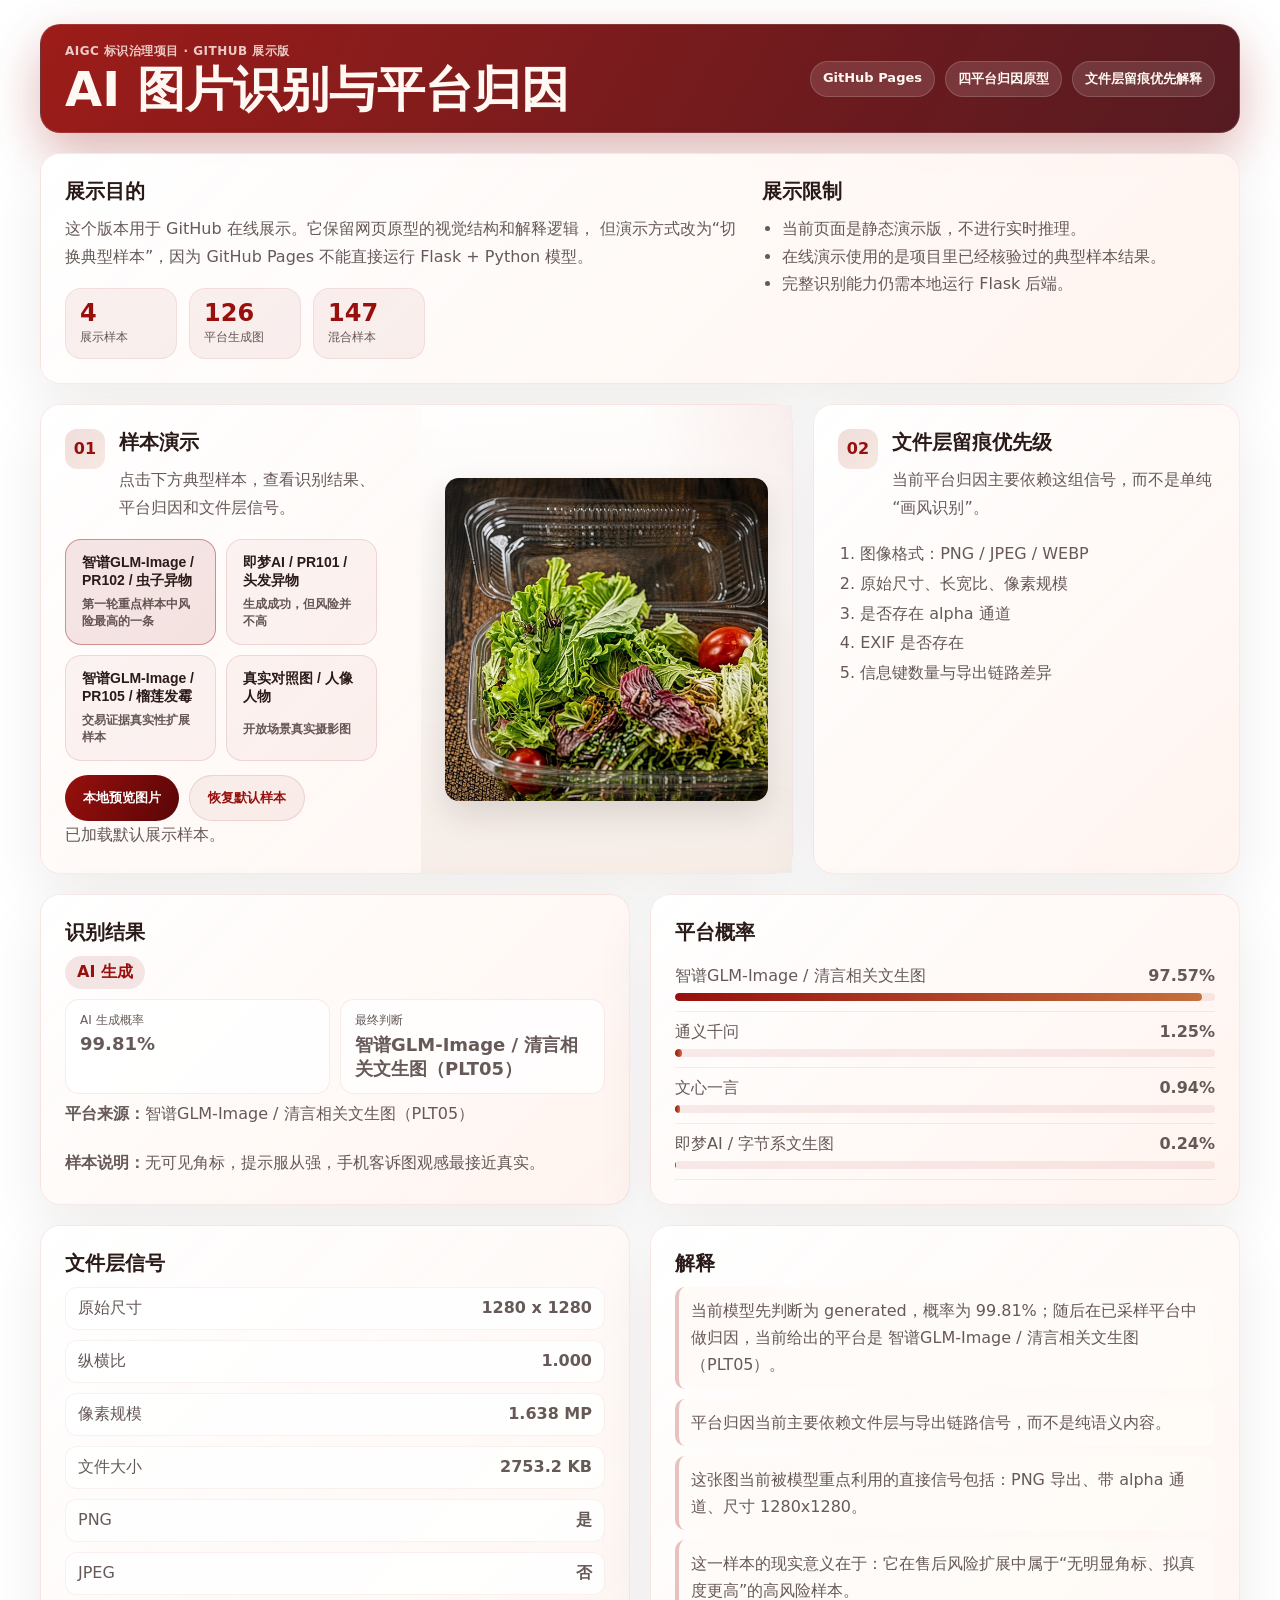
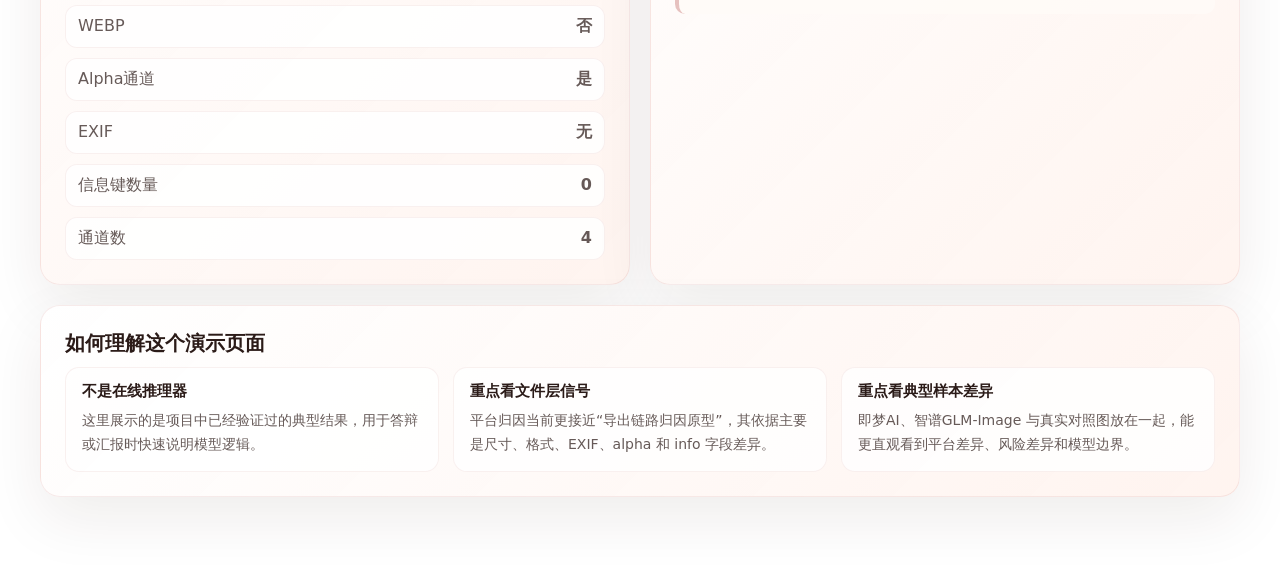
<file: AIGC-/index.html>
<!DOCTYPE html>
<html lang="zh-CN">
<head>
  <meta charset="UTF-8">
  <meta name="viewport" content="width=device-width, initial-scale=1.0">
  <title>AI图片识别与平台归因展示版</title>
  <link rel="stylesheet" href="./assets/demo.css">
</head>
<body>
  <main class="page">
    <header class="top-bar glass">
      <div class="brand">
        <p class="eyebrow">AIGC 标识治理项目 · GitHub 展示版</p>
        <h1>AI 图片识别与平台归因</h1>
      </div>
      <div class="top-meta">
        <div class="meta-pill">GitHub Pages</div>
        <div class="meta-pill">四平台归因原型</div>
        <div class="meta-pill">文件层留痕优先解释</div>
      </div>
    </header>

    <section class="hero glass">
      <div class="hero-copy">
        <h2>展示目的</h2>
        <p class="lead">
          这个版本用于 GitHub 在线展示。它保留网页原型的视觉结构和解释逻辑，
          但演示方式改为“切换典型样本”，因为 GitHub Pages 不能直接运行 Flask + Python 模型。
        </p>
        <div class="hero-stats">
          <div class="stat-card"><span class="stat-k">4</span><span class="stat-v">展示样本</span></div>
          <div class="stat-card"><span class="stat-k">126</span><span class="stat-v">平台生成图</span></div>
          <div class="stat-card"><span class="stat-k">147</span><span class="stat-v">混合样本</span></div>
        </div>
      </div>
      <div class="notice">
        <h2>展示限制</h2>
        <ul>
          <li>当前页面是静态演示版，不进行实时推理。</li>
          <li>在线演示使用的是项目里已经核验过的典型样本结果。</li>
          <li>完整识别能力仍需本地运行 Flask 后端。</li>
        </ul>
      </div>
    </section>

    <section class="workspace">
      <section class="glass upload-panel">
        <div class="upload-box">
          <div class="section-head">
            <span class="section-tag">01</span>
            <div>
              <h2>样本演示</h2>
              <p>点击下方典型样本，查看识别结果、平台归因和文件层信号。</p>
            </div>
          </div>
          <div id="sampleSelector" class="sample-selector"></div>
          <div class="upload-actions">
            <button id="localPreviewBtn" type="button">本地预览图片</button>
            <button id="resetSampleBtn" type="button" class="secondary-btn">恢复默认样本</button>
          </div>
          <input id="fileInput" type="file" accept="image/png,image/jpeg,image/webp" hidden>
          <p id="statusText" class="status">已加载默认展示样本。</p>
        </div>
        <div class="preview-box">
          <img id="previewImage" alt="预览图">
        </div>
      </section>

      <aside class="glass cue-panel">
        <div class="section-head">
          <span class="section-tag">02</span>
          <div>
            <h2>文件层留痕优先级</h2>
            <p>当前平台归因主要依赖这组信号，而不是单纯“画风识别”。</p>
          </div>
        </div>
        <ol class="cue-list">
          <li>图像格式：PNG / JPEG / WEBP</li>
          <li>原始尺寸、长宽比、像素规模</li>
          <li>是否存在 alpha 通道</li>
          <li>EXIF 是否存在</li>
          <li>信息键数量与导出链路差异</li>
        </ol>
      </aside>
    </section>

    <section class="results-grid">
      <article class="panel">
        <h2>识别结果</h2>
        <div id="resultSummary" class="empty">加载中...</div>
      </article>
      <article class="panel">
        <h2>平台概率</h2>
        <div id="platformProbabilities" class="empty">加载中...</div>
      </article>
      <article class="panel">
        <h2>文件层信号</h2>
        <div id="signalSnapshot" class="empty">加载中...</div>
      </article>
      <article class="panel">
        <h2>解释</h2>
        <div id="rationaleBox" class="empty">加载中...</div>
      </article>
    </section>

    <section class="panel info-panel">
      <h2>如何理解这个演示页面</h2>
      <div class="info-grid">
        <div class="info-card">
          <h3>不是在线推理器</h3>
          <p>这里展示的是项目中已经验证过的典型结果，用于答辩或汇报时快速说明模型逻辑。</p>
        </div>
        <div class="info-card">
          <h3>重点看文件层信号</h3>
          <p>平台归因当前更接近“导出链路归因原型”，其依据主要是尺寸、格式、EXIF、alpha 和 info 字段差异。</p>
        </div>
        <div class="info-card">
          <h3>重点看典型样本差异</h3>
          <p>即梦AI、智谱GLM-Image 与真实对照图放在一起，能更直观看到平台差异、风险差异和模型边界。</p>
        </div>
      </div>
    </section>
  </main>
  <script src="./assets/demo.js"></script>
</body>
</html>
</file>
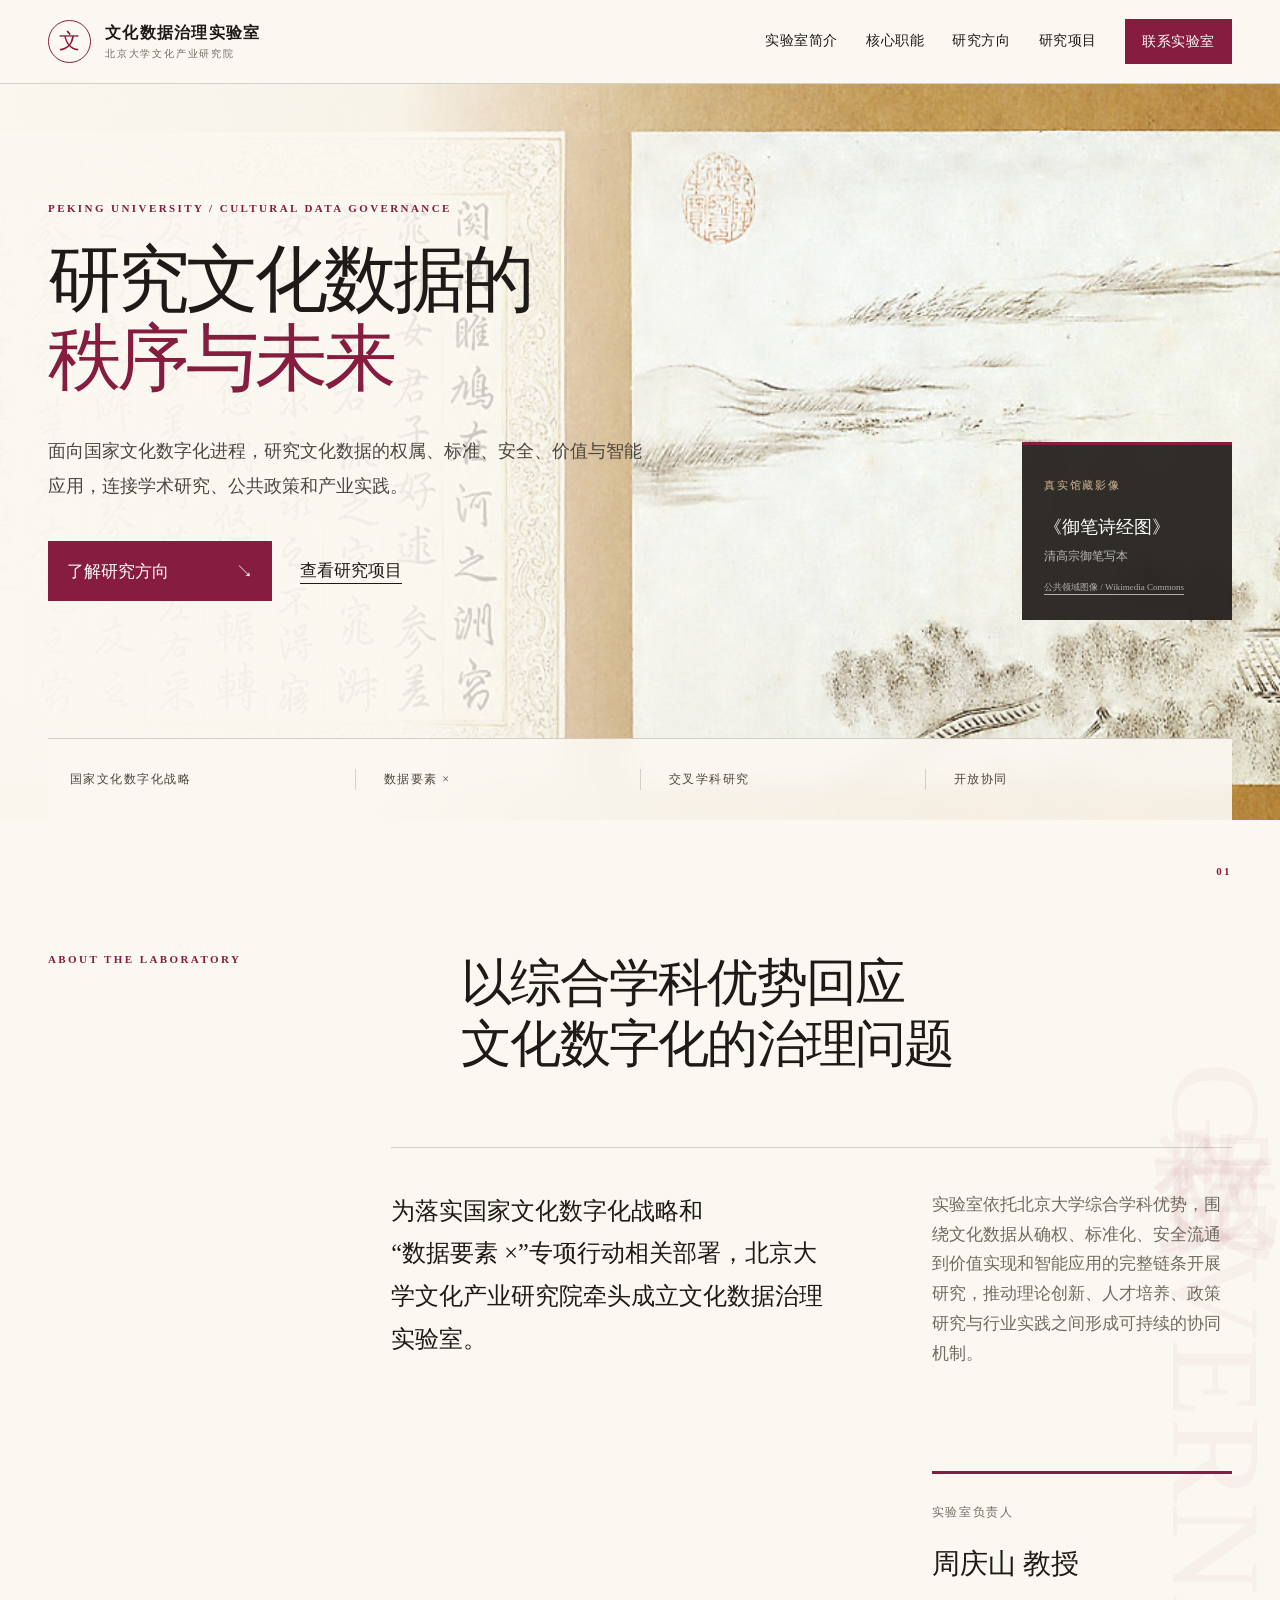
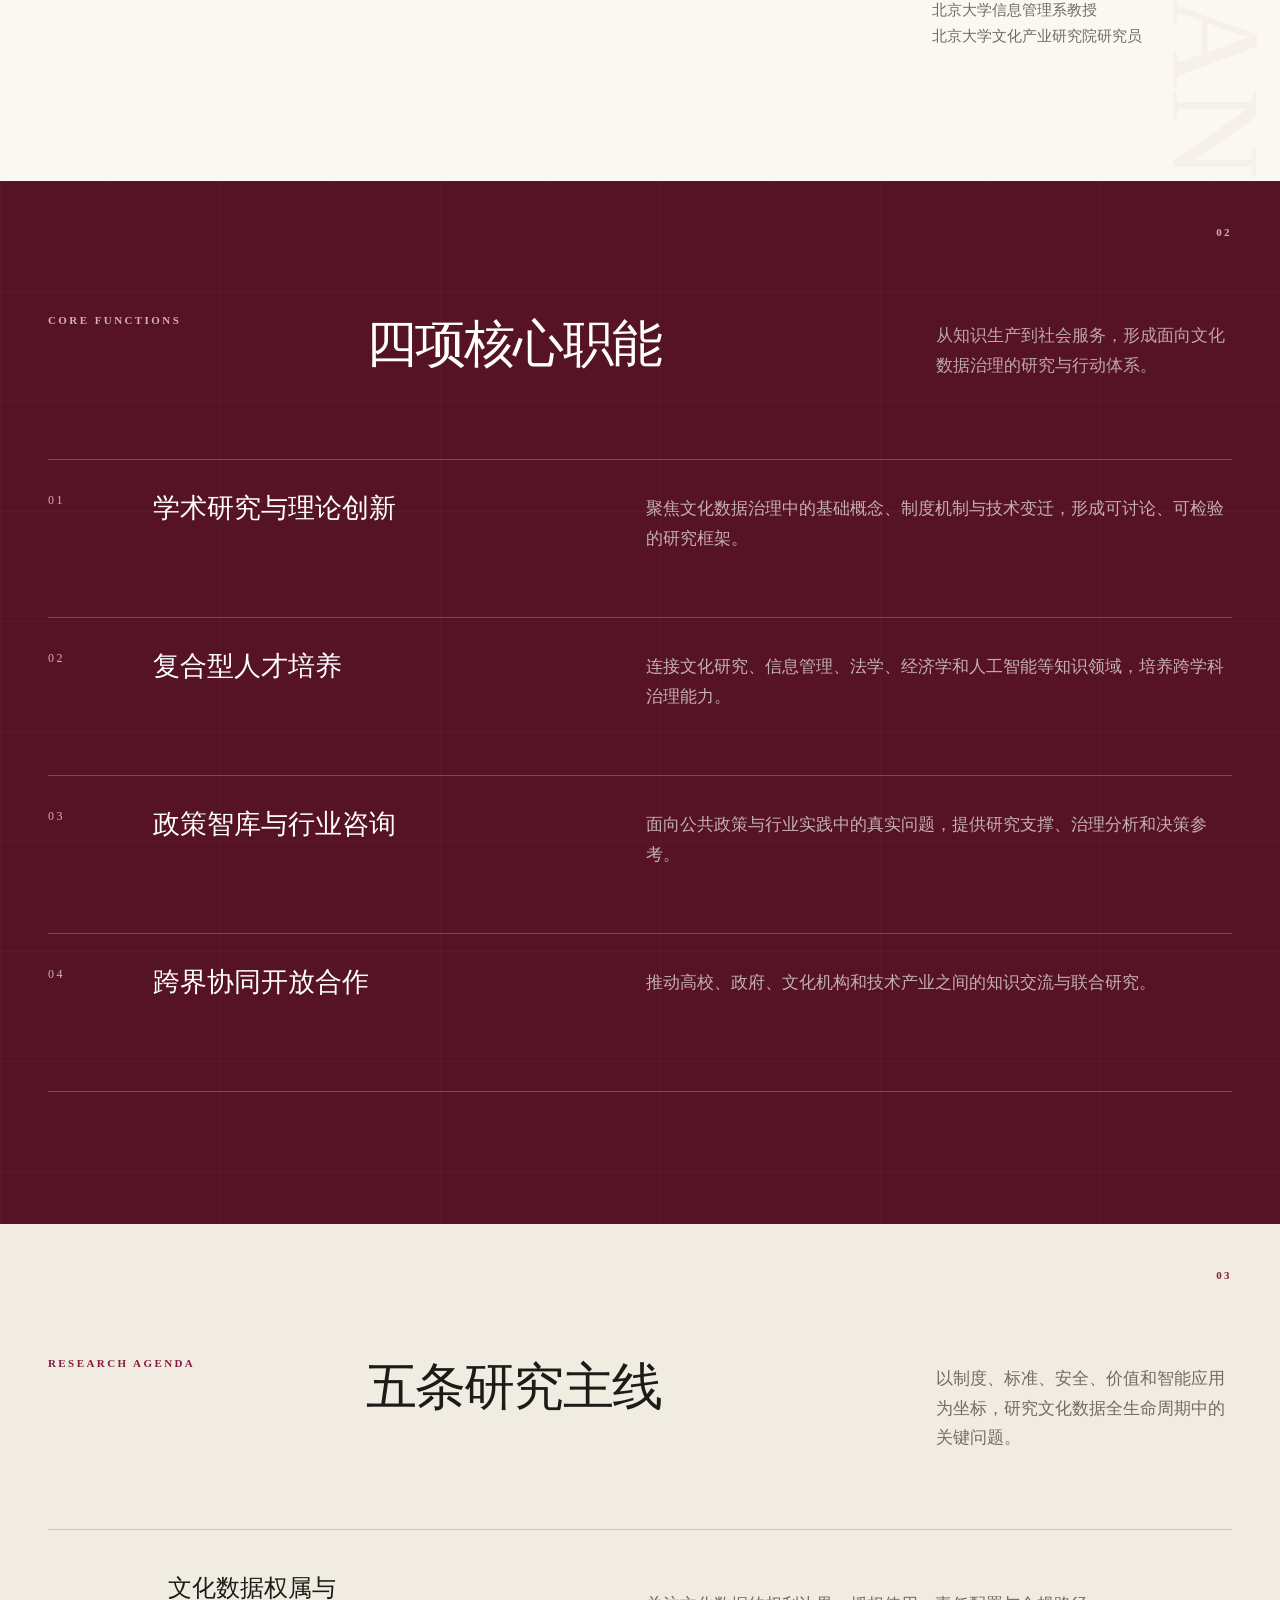
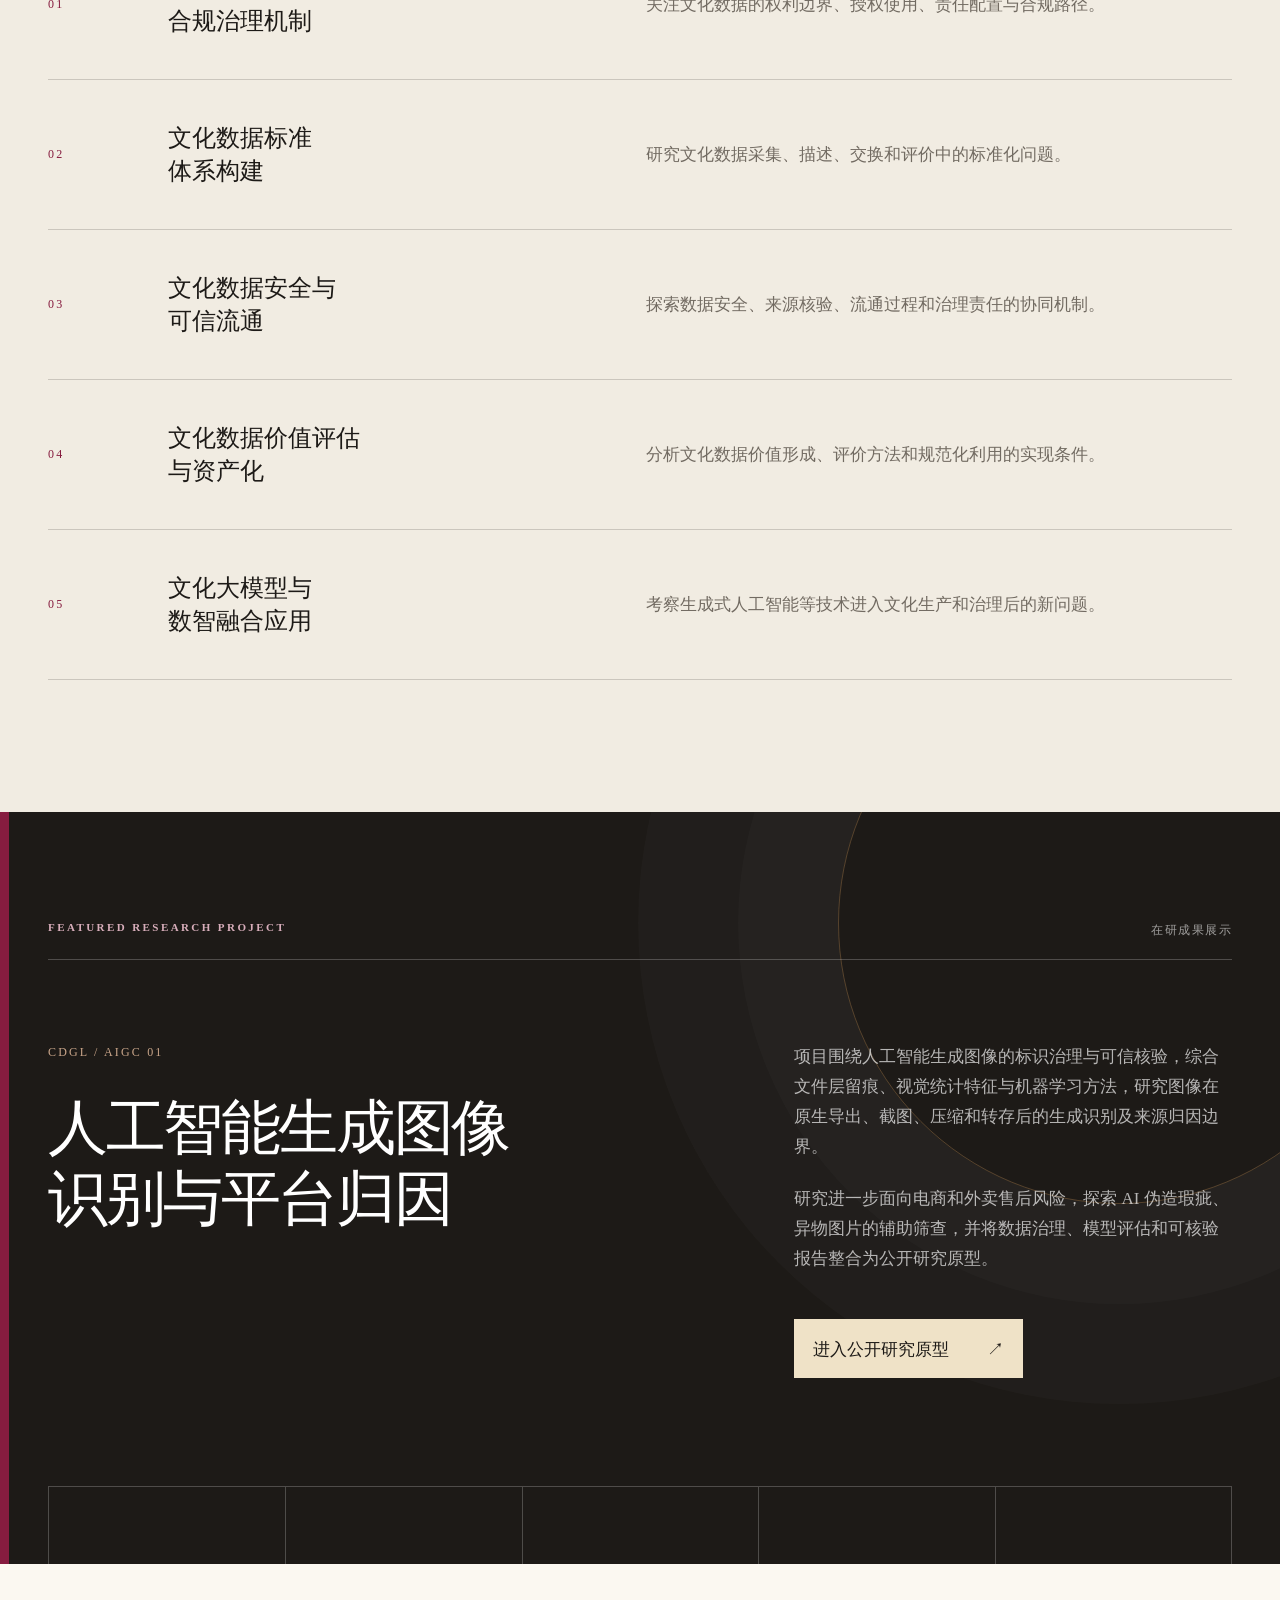
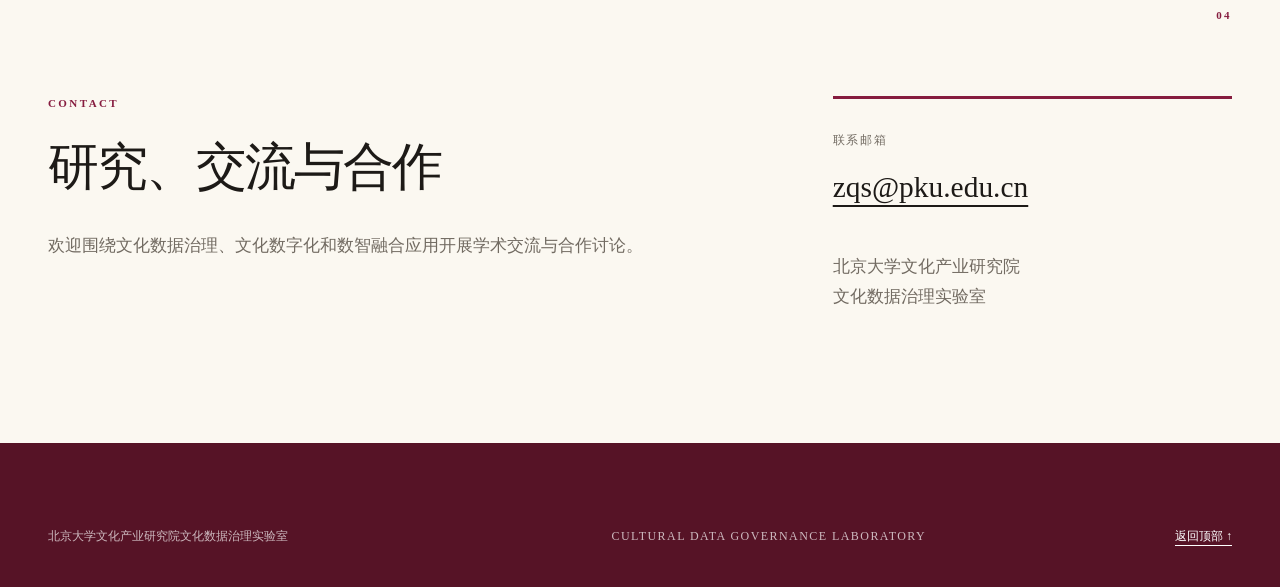
<file: lab_site/index.html>
<!doctype html>
<html lang="zh-CN">
<head>
  <meta charset="utf-8">
  <meta name="viewport" content="width=device-width, initial-scale=1">
  <meta name="theme-color" content="#8a1538">
  <meta name="description" content="北京大学文化产业研究院文化数据治理实验室，开展文化数据治理理论研究、人才培养、政策咨询与跨界合作。">
  <title>文化数据治理实验室｜北京大学文化产业研究院</title>
  <script>document.documentElement.classList.add('js');</script>
  <link rel="stylesheet" href="styles.css?v=20261017-7">
  <script src="script.js?v=20261017-7" defer></script>
</head>
<body>
  <a class="skip-link" href="#main">跳至主要内容</a>

  <header class="site-header" data-header>
    <a class="brand" href="#top" aria-label="文化数据治理实验室首页">
      <span class="brand-seal" aria-hidden="true">文</span>
      <span class="brand-copy">
        <strong>文化数据治理实验室</strong>
        <small>北京大学文化产业研究院</small>
      </span>
    </a>
    <button class="menu-button" type="button" aria-expanded="false" aria-controls="site-nav" data-menu-button>
      <span></span><span></span><span></span>
      <span class="sr-only">打开导航</span>
    </button>
    <nav class="site-nav" id="site-nav" aria-label="主要导航" data-nav>
      <a href="#about">实验室简介</a>
      <a href="#functions">核心职能</a>
      <a href="#research">研究方向</a>
      <a href="#projects">研究项目</a>
      <a class="nav-contact" href="#contact">联系实验室</a>
    </nav>
  </header>

  <main id="main">
    <section class="hero" id="top" aria-labelledby="hero-title">
      <div class="hero-media">
        <img src="assets/shi-jing-public-domain.jpg" alt="清代《御笔诗经图》馆藏数字图像">
      </div>
      <div class="hero-grid">
        <div class="hero-copy reveal">
          <p class="section-kicker">Peking University / Cultural Data Governance</p>
          <h1 id="hero-title">研究文化数据的<br><em>秩序与未来</em></h1>
          <p class="hero-lead">面向国家文化数字化进程，研究文化数据的权属、标准、安全、价值与智能应用，连接学术研究、公共政策和产业实践。</p>
          <div class="hero-actions">
            <a class="primary-link" href="#research">了解研究方向 <span aria-hidden="true">↘</span></a>
            <a class="text-link" href="#projects">查看研究项目</a>
          </div>
        </div>
        <div class="hero-note reveal">
          <span>真实馆藏影像</span>
          <p>《御笔诗经图》<small>清高宗御笔写本</small></p>
          <a href="https://commons.wikimedia.org/wiki/File:Shi_Jing.jpg" target="_blank" rel="noopener noreferrer">公共领域图像 / Wikimedia Commons</a>
        </div>
      </div>
      <div class="hero-foot">
        <span>国家文化数字化战略</span><span>数据要素 ×</span><span>交叉学科研究</span><span>开放协同</span>
      </div>
    </section>

    <section class="about section" id="about" aria-labelledby="about-title">
      <div class="section-index" aria-hidden="true">01</div>
      <div class="section-heading reveal">
        <p class="section-kicker">About the Laboratory</p>
        <h2 id="about-title">以综合学科优势回应<br>文化数字化的治理问题</h2>
      </div>
      <div class="about-content reveal">
        <p class="about-lead">为落实国家文化数字化战略和<span class="nowrap">“数据要素 ×”</span>专项行动相关部署，北京大学文化产业研究院牵头成立文化数据治理实验室。</p>
        <p>实验室依托北京大学综合学科优势，围绕文化数据从确权、标准化、安全流通到价值实现和智能应用的完整链条开展研究，推动理论创新、人才培养、政策研究与行业实践之间形成可持续的协同机制。</p>
        <div class="director-line">
          <span>实验室负责人</span>
          <strong>周庆山 教授</strong>
          <p>北京大学信息管理系教授<br>北京大学文化产业研究院研究员</p>
        </div>
      </div>
    </section>

    <section class="functions section section-dark" id="functions" aria-labelledby="functions-title">
      <div class="section-index" aria-hidden="true">02</div>
      <div class="section-heading reveal">
        <p class="section-kicker">Core Functions</p>
        <h2 id="functions-title">四项核心职能</h2>
        <p>从知识生产到社会服务，形成面向文化数据治理的研究与行动体系。</p>
      </div>
      <ol class="function-list">
        <li class="reveal">
          <span class="item-no">01</span>
          <div><h3>学术研究与理论创新</h3><p>聚焦文化数据治理中的基础概念、制度机制与技术变迁，形成可讨论、可检验的研究框架。</p></div>
        </li>
        <li class="reveal">
          <span class="item-no">02</span>
          <div><h3>复合型人才培养</h3><p>连接文化研究、信息管理、法学、经济学和人工智能等知识领域，培养跨学科治理能力。</p></div>
        </li>
        <li class="reveal">
          <span class="item-no">03</span>
          <div><h3>政策智库与行业咨询</h3><p>面向公共政策与行业实践中的真实问题，提供研究支撑、治理分析和决策参考。</p></div>
        </li>
        <li class="reveal">
          <span class="item-no">04</span>
          <div><h3>跨界协同开放合作</h3><p>推动高校、政府、文化机构和技术产业之间的知识交流与联合研究。</p></div>
        </li>
      </ol>
    </section>

    <section class="research section" id="research" aria-labelledby="research-title">
      <div class="section-index" aria-hidden="true">03</div>
      <div class="section-heading reveal">
        <p class="section-kicker">Research Agenda</p>
        <h2 id="research-title">五条研究主线</h2>
        <p>以制度、标准、安全、价值和智能应用为坐标，研究文化数据全生命周期中的关键问题。</p>
      </div>
      <div class="research-list">
        <article class="research-item reveal">
          <span>01</span>
          <h3>文化数据权属与<br>合规治理机制</h3>
          <p>关注文化数据的权利边界、授权使用、责任配置与合规路径。</p>
        </article>
        <article class="research-item reveal">
          <span>02</span>
          <h3>文化数据标准<br>体系构建</h3>
          <p>研究文化数据采集、描述、交换和评价中的标准化问题。</p>
        </article>
        <article class="research-item reveal">
          <span>03</span>
          <h3>文化数据安全与<br>可信流通</h3>
          <p>探索数据安全、来源核验、流通过程和治理责任的协同机制。</p>
        </article>
        <article class="research-item reveal">
          <span>04</span>
          <h3>文化数据价值评估<br>与资产化</h3>
          <p>分析文化数据价值形成、评价方法和规范化利用的实现条件。</p>
        </article>
        <article class="research-item reveal">
          <span>05</span>
          <h3>文化大模型与<br>数智融合应用</h3>
          <p>考察生成式人工智能等技术进入文化生产和治理后的新问题。</p>
        </article>
      </div>
    </section>

    <section class="project-section" id="projects" aria-labelledby="project-title">
      <div class="project-meta reveal">
        <p class="section-kicker">Featured Research Project</p>
        <span>在研成果展示</span>
      </div>
      <div class="project-layout">
        <div class="project-title-wrap reveal">
          <p class="project-code">CDGL / AIGC 01</p>
          <h2 id="project-title">人工智能生成图像<br>识别与平台归因</h2>
        </div>
        <div class="project-copy reveal">
          <p>项目围绕人工智能生成图像的标识治理与可信核验，综合文件层留痕、视觉统计特征与机器学习方法，研究图像在原生导出、截图、压缩和转存后的生成识别及来源归因边界。</p>
          <p>研究进一步面向电商和外卖售后风险，探索 AI 伪造瑕疵、异物图片的辅助筛查，并将数据治理、模型评估和可核验报告整合为公开研究原型。</p>
          <a class="project-link" href="https://aigc-image-inference-demo.onrender.com" target="_blank" rel="noopener noreferrer">进入公开研究原型 <span aria-hidden="true">↗</span></a>
        </div>
      </div>
      <div class="project-axis" aria-hidden="true"><span></span><span></span><span></span><span></span><span></span></div>
    </section>

    <section class="contact section" id="contact" aria-labelledby="contact-title">
      <div class="section-index" aria-hidden="true">04</div>
      <div class="contact-intro reveal">
        <p class="section-kicker">Contact</p>
        <h2 id="contact-title">研究、交流与合作</h2>
        <p>欢迎围绕文化数据治理、文化数字化和数智融合应用开展学术交流与合作讨论。</p>
      </div>
      <div class="contact-details reveal">
        <span>联系邮箱</span>
        <a href="mailto:zqs@pku.edu.cn">zqs@pku.edu.cn</a>
        <p>北京大学文化产业研究院<br>文化数据治理实验室</p>
      </div>
    </section>
  </main>

  <footer class="site-footer">
    <p>北京大学文化产业研究院文化数据治理实验室</p>
    <p class="footer-en">Cultural Data Governance Laboratory</p>
    <a href="#top">返回顶部 ↑</a>
  </footer>
</body>
</html>
</file>
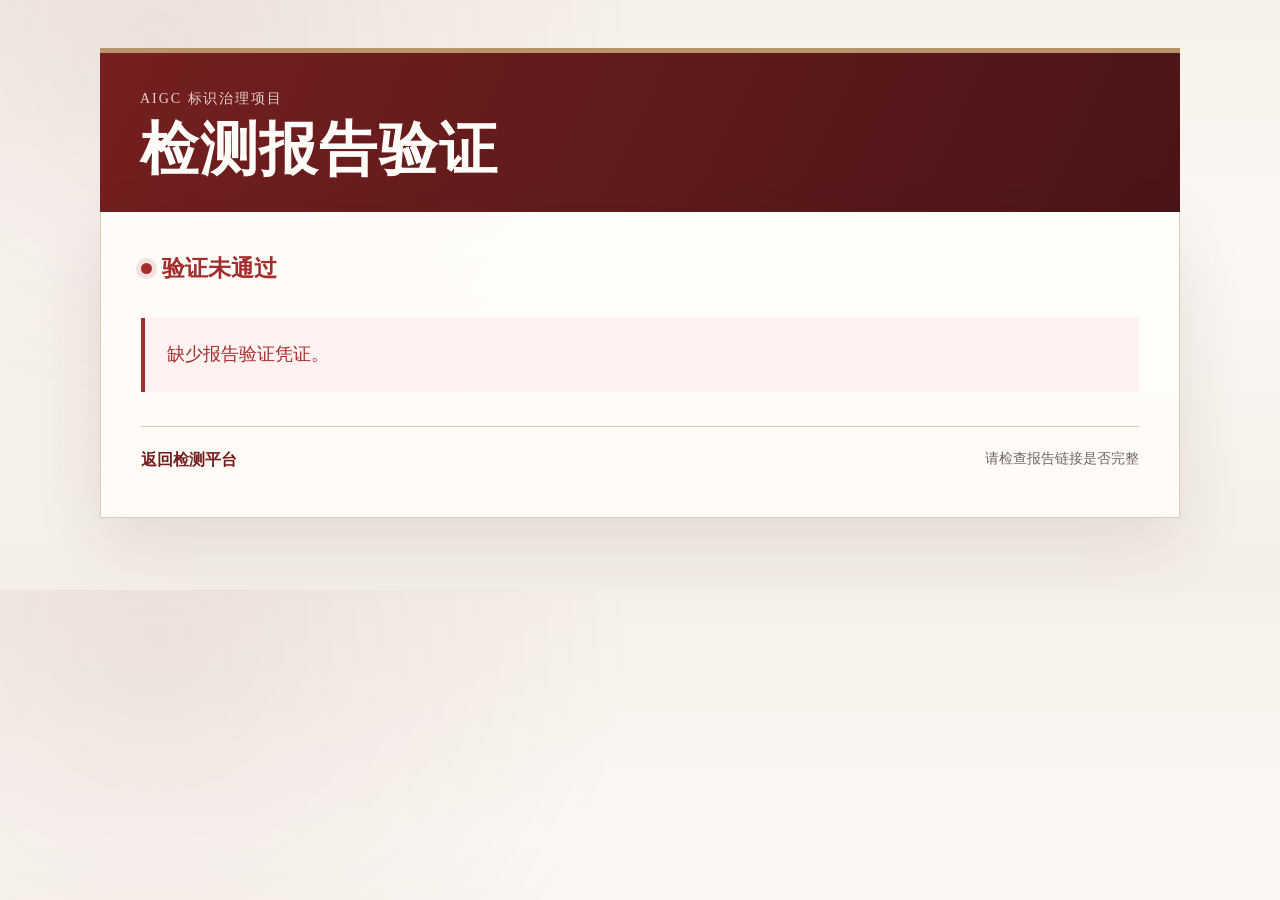
<file: webapp/templates/verify.html>
<!doctype html>
<html lang="zh-CN">
<head>
  <meta charset="utf-8">
  <meta name="viewport" content="width=device-width, initial-scale=1">
  <meta name="robots" content="noindex, nofollow">
  <title>检测报告验证</title>
  <style>
    :root {
      --wine: #751f20;
      --wine-deep: #4a1518;
      --ink: #241d1c;
      --muted: #716665;
      --paper: #fbf8f3;
      --line: #d8cbc1;
      --valid: #23633f;
      --invalid: #a32d2d;
    }

    * { box-sizing: border-box; }
    [hidden] { display: none !important; }

    body {
      margin: 0;
      color: var(--ink);
      background:
        radial-gradient(circle at 12% 8%, rgba(117, 31, 32, 0.08), transparent 30rem),
        linear-gradient(180deg, #f6f0ea 0%, var(--paper) 42%, #f4eee8 100%);
      font-family: "Times New Roman", "FangSong", "仿宋", serif;
      line-height: 1.65;
    }

    .page {
      width: min(1080px, calc(100% - 32px));
      margin: 0 auto;
      padding: 48px 0 72px;
    }

    .masthead {
      padding: 34px 40px 30px;
      color: #fffdf9;
      background: linear-gradient(115deg, var(--wine) 0%, var(--wine-deep) 100%);
      border-top: 5px solid #b99369;
    }

    .eyebrow {
      margin: 0 0 8px;
      font-size: 14px;
      letter-spacing: 0.14em;
      opacity: 0.8;
    }

    h1 {
      margin: 0;
      font-size: clamp(34px, 5vw, 58px);
      line-height: 1.1;
      font-weight: 700;
      letter-spacing: 0.03em;
    }

    .sheet {
      padding: 38px 40px 44px;
      background: rgba(255, 253, 249, 0.96);
      border: 1px solid var(--line);
      border-top: 0;
      box-shadow: 0 24px 64px rgba(69, 40, 34, 0.11);
    }

    .status-row {
      display: flex;
      align-items: flex-start;
      justify-content: space-between;
      gap: 24px;
      padding-bottom: 28px;
      border-bottom: 2px solid var(--wine);
    }

    .status {
      display: inline-flex;
      align-items: center;
      gap: 10px;
      color: var(--valid);
      font-size: 23px;
      font-weight: 700;
    }

    .status::before {
      content: "";
      width: 11px;
      height: 11px;
      background: currentColor;
      border-radius: 50%;
      box-shadow: 0 0 0 5px rgba(35, 99, 63, 0.12);
    }

    .status.invalid { color: var(--invalid); }

    .status.invalid::before { box-shadow: 0 0 0 5px rgba(163, 45, 45, 0.12); }

    .report-id {
      margin-top: 8px;
      color: var(--muted);
      font-size: 16px;
      overflow-wrap: anywhere;
    }

    .seal {
      min-width: 116px;
      padding: 9px 14px;
      color: var(--wine);
      border: 1px solid var(--wine);
      text-align: center;
      font-size: 13px;
      letter-spacing: 0.08em;
    }

    .section { padding-top: 30px; }

    h2 {
      margin: 0 0 16px;
      color: var(--wine);
      font-size: 21px;
      line-height: 1.3;
    }

    .facts {
      display: grid;
      grid-template-columns: repeat(2, minmax(0, 1fr));
      border-top: 1px solid var(--ink);
      border-bottom: 1px solid var(--ink);
    }

    .fact {
      display: grid;
      grid-template-columns: 132px minmax(0, 1fr);
      gap: 16px;
      padding: 12px 8px;
      border-bottom: 1px solid var(--line);
    }

    .fact:nth-last-child(-n + 2) { border-bottom: 0; }
    .fact dt { color: var(--muted); }
    .fact dd { margin: 0; font-weight: 600; overflow-wrap: anywhere; }

    .evidence {
      display: grid;
      grid-template-columns: repeat(3, minmax(0, 1fr));
      gap: 1px;
      background: var(--line);
      border: 1px solid var(--line);
    }

    .evidence article {
      min-height: 180px;
      padding: 22px;
      background: #fffdf9;
    }

    .evidence h3 {
      margin: 0 0 10px;
      font-size: 17px;
    }

    .evidence p { margin: 0; color: var(--muted); }
    .evidence .keys { margin-top: 14px; color: var(--ink); overflow-wrap: anywhere; }

    .hash {
      padding: 14px 16px;
      background: #f2ebe5;
      border-left: 3px solid var(--wine);
      font-size: 14px;
      overflow-wrap: anywhere;
    }

    .limitations {
      margin: 0;
      padding: 18px 22px 18px 42px;
      color: var(--muted);
      background: #f7f1eb;
    }

    .actions {
      display: flex;
      justify-content: space-between;
      gap: 18px;
      margin-top: 34px;
      padding-top: 20px;
      border-top: 1px solid var(--line);
    }

    .actions a { color: var(--wine); font-weight: 700; text-decoration: none; }
    .actions span { color: var(--muted); font-size: 14px; }

    .invalid-message {
      margin: 30px 0 4px;
      padding: 22px;
      color: var(--invalid);
      background: #fff2f0;
      border-left: 4px solid var(--invalid);
      font-size: 18px;
    }

    .loading {
      padding: 30px 0;
      color: var(--muted);
      font-size: 18px;
    }

    .model-table {
      width: 100%;
      border-collapse: collapse;
      border-top: 1px solid var(--ink);
      border-bottom: 1px solid var(--ink);
    }

    .model-table th,
    .model-table td {
      padding: 11px 8px;
      border-bottom: 1px solid var(--line);
      text-align: left;
      vertical-align: top;
    }

    .model-table tr:last-child th,
    .model-table tr:last-child td { border-bottom: 0; }
    .model-table th { width: 160px; color: var(--muted); font-weight: 400; }
    .model-table td { overflow-wrap: anywhere; }

    @media (max-width: 760px) {
      .page { width: min(100% - 18px, 1080px); padding: 9px 0 30px; }
      .masthead, .sheet { padding-left: 22px; padding-right: 22px; }
      .status-row { flex-direction: column; }
      .facts { grid-template-columns: 1fr; }
      .fact:nth-last-child(-n + 2) { border-bottom: 1px solid var(--line); }
      .fact:last-child { border-bottom: 0; }
      .evidence { grid-template-columns: 1fr; }
      .actions { flex-direction: column; }
    }
  </style>
</head>
<body>
  <main class="page">
    <header class="masthead">
      <p class="eyebrow">AIGC 标识治理项目</p>
      <h1>检测报告验证</h1>
    </header>

    <section class="sheet">
      <div id="loadingState" class="loading">正在核验报告签名与内容完整性</div>

      <div id="validState" hidden>
      <div class="status-row">
        <div>
          <div class="status">签名有效</div>
          <div id="reportId" class="report-id"></div>
        </div>
        <div class="seal">报告内容未变更<br><span id="algorithm"></span></div>
      </div>

      <section class="section">
        <h2>签发与判定</h2>
        <dl class="facts">
          <div class="fact"><dt>签发时间</dt><dd id="issuedAt"></dd></div>
          <div class="fact"><dt>签发方</dt><dd id="issuer"></dd></div>
          <div class="fact"><dt>文件名</dt><dd id="fileName"></dd></div>
          <div class="fact"><dt>文件格式</dt><dd id="fileFormat"></dd></div>
          <div class="fact"><dt>AI 判定</dt><dd id="decisionText"></dd></div>
          <div class="fact"><dt>生成概率</dt><dd id="generatedProbability"></dd></div>
          <div class="fact"><dt>来源线索</dt><dd id="platformText"></dd></div>
          <div class="fact"><dt>风险等级</dt><dd id="riskText"></dd></div>
        </dl>
      </section>

      <section class="section">
        <h2>标识与文件层证据</h2>
        <div class="evidence">
          <article>
            <h3>显式标识</h3>
            <p id="explicitLabelText"></p>
          </article>
          <article>
            <h3>隐式标识</h3>
            <p id="implicitLabelText"></p>
            <p id="implicitLabelKeys" class="keys"></p>
          </article>
          <article>
            <h3>生成元数据线索</h3>
            <p>该项只记录字段名，不保存字段值或原始图片。</p>
            <p id="generationClueKeys" class="keys"></p>
          </article>
        </div>
        <p id="standardScopeNote"></p>
      </section>

      <section class="section">
        <h2>完整性校验</h2>
        <p>图像 SHA-256</p>
        <div id="imageSha256" class="hash"></div>
        <p>报告内容 SHA-256</p>
        <div id="payloadSha256" class="hash"></div>
      </section>

      <section class="section">
        <h2>模型版本</h2>
        <table class="model-table"><tbody id="modelRows"></tbody></table>
      </section>

      <section class="section">
        <h2>适用边界</h2>
        <ol id="limitations" class="limitations"></ol>
      </section>

      <footer class="actions">
        <a href="/">返回检测平台</a>
        <span>验证页不保存用户上传的原始图片</span>
      </footer>
      </div>

      <div id="invalidState" hidden>
      <div class="status invalid">验证未通过</div>
      <div id="invalidMessage" class="invalid-message"></div>
      <footer class="actions">
        <a href="/">返回检测平台</a>
        <span>请检查报告链接是否完整</span>
      </footer>
      </div>
    </section>
  </main>
  <script>
    'use strict';
    const byId = id => document.getElementById(id);
    const setText = (id, value) => { byId(id).textContent = value ?? '未记录'; };
    const decisionNames = { generated: 'AI 生成倾向较高', real: '更接近真实图', uncertain: '需要进一步核验' };
    const platformNames = { PLT01: '文心一言', PLT02: '通义千问', PLT03: '即梦AI', PLT05: '智谱 GLM-Image' };
    const riskNames = { high: '高风险', medium: '中风险', low: '低风险' };

    function showInvalid(message) {
      byId('loadingState').hidden = true;
      byId('validState').hidden = true;
      byId('invalidState').hidden = false;
      setText('invalidMessage', message || '报告凭证无效或内容已被修改。');
    }

    function appendModelRow(label, value) {
      const row = document.createElement('tr');
      const heading = document.createElement('th');
      const cell = document.createElement('td');
      heading.textContent = label;
      cell.textContent = value;
      row.append(heading, cell);
      byId('modelRows').appendChild(row);
    }

    function showValid(data) {
      const report = data.payload || {};
      const decision = report.decision || {};
      const file = report.file || {};
      const evidence = report.label_evidence || {};
      const implicit = evidence.implicit_label || {};
      const clues = evidence.generation_metadata_clues || {};
      const release = report.model_release || {};

      setText('reportId', `报告编号 ${report.report_id || '未记录'}`);
      setText('algorithm', data.algorithm);
      setText('issuedAt', report.issued_at);
      setText('issuer', report.issuer);
      setText('fileName', file.name);
      setText('fileFormat', file.format);
      setText('decisionText', decisionNames[decision.binary_label] || decision.binary_label);
      setText('generatedProbability', Number.isFinite(decision.generated_probability) ? `${(decision.generated_probability * 100).toFixed(2)}%` : '未记录');
      setText('platformText', decision.platform_accepted === true ? (platformNames[decision.platform_label] || decision.platform_label) : '暂无法归因');
      setText('riskText', riskNames[decision.risk_level] || decision.risk_level);
      setText('explicitLabelText', evidence.explicit_label?.text);
      setText('implicitLabelText', implicit.text);
      setText('implicitLabelKeys', `检出字段 ${(implicit.detected_keys || []).join(', ') || '无'}`);
      setText('generationClueKeys', `检出字段 ${(clues.detected_keys || []).join(', ') || '无'}`);
      setText('standardScopeNote', evidence.standard_scope_note);
      setText('imageSha256', file.sha256);
      setText('payloadSha256', data.payload_sha256);

      byId('modelRows').replaceChildren();
      appendModelRow('开放集版本', release.open_set_version || '未记录');
      for (const [name, model] of Object.entries(release.models || {})) {
        appendModelRow(name, `${model.file || '未记录'} / SHA-256 ${model.sha256 || '未记录'}`);
      }

      byId('limitations').replaceChildren();
      for (const item of report.limitations || []) {
        const listItem = document.createElement('li');
        listItem.textContent = item;
        byId('limitations').appendChild(listItem);
      }

      byId('loadingState').hidden = true;
      byId('invalidState').hidden = true;
      byId('validState').hidden = false;
    }

    async function verifyReport() {
      const token = new URLSearchParams(window.location.hash.slice(1)).get('token');
      if (!token) { showInvalid('缺少报告验证凭证。'); return; }
      try {
        const response = await fetch('/api/reports/verify', {
          method: 'POST',
          headers: { 'Content-Type': 'application/json' },
          body: JSON.stringify({ token }),
        });
        const data = await response.json();
        if (!response.ok || data.valid !== true) throw new Error(data.message || '报告验证失败。');
        showValid(data);
      } catch (error) {
        showInvalid(error instanceof Error ? error.message : '报告验证失败。');
      }
    }

    verifyReport();
  </script>
</body>
</html>
</file>
<file: AIGC-/assets/demo.css>
:root {
  --pk-red: #97100d;
  --pk-red-dark: #5a0507;
  --surface-light: rgba(255, 255, 255, 0.94);
  --surface-muted: rgba(255, 247, 243, 0.92);
  --border-glow: rgba(151, 16, 13, 0.12);
  --text-primary: #2b1b18;
  --text-secondary: rgba(43, 27, 24, 0.72);
  --accent: #c5703d;
  --risk-critical: #c12b2f;
  --risk-high: #e4773a;
  --risk-medium: #f4c869;
  --line: rgba(151, 16, 13, 0.08);
  --shadow: 0 22px 60px rgba(47, 22, 16, 0.08);
}

* { box-sizing: border-box; }

body {
  margin: 0;
  min-height: 100vh;
  font-family: "Segoe UI", "Microsoft YaHei", system-ui, -apple-system, BlinkMacSystemFont, sans-serif;
  color: var(--text-primary);
  background: #ffffff;
  padding: 0 24px 48px;
  display: flex;
  justify-content: center;
}

.page {
  width: min(1200px, 100%);
}

.glass,
.panel {
  background: linear-gradient(135deg, rgba(255, 255, 255, 0.96), rgba(255, 243, 238, 0.92));
  border: 1px solid var(--line);
  border-radius: 20px;
  box-shadow: var(--shadow);
  backdrop-filter: blur(18px);
}

.top-bar {
  position: static;
  z-index: 2;
  display: flex;
  align-items: center;
  justify-content: space-between;
  gap: 16px;
  padding: 18px 24px;
  margin: 24px 0 20px;
  background: linear-gradient(120deg, rgba(151, 16, 13, 0.95), rgba(74, 12, 19, 0.94));
  border-radius: 20px;
  border: 1px solid rgba(255, 255, 255, 0.12);
  box-shadow: 0 20px 50px rgba(151, 16, 13, 0.3);
  color: #fff8f3;
}

.brand h1 {
  margin: 4px 0 0;
  font-size: clamp(30px, 4vw, 48px);
  line-height: 1.05;
}

.eyebrow {
  margin: 0;
  color: rgba(255, 242, 237, 0.82);
  font-weight: 700;
  letter-spacing: 0.04em;
  text-transform: uppercase;
  font-size: 12px;
}

.top-meta {
  display: flex;
  flex-wrap: wrap;
  justify-content: flex-end;
  gap: 10px;
}

.meta-pill {
  padding: 8px 12px;
  border-radius: 999px;
  background: rgba(255, 255, 255, 0.12);
  border: 1px solid rgba(255, 255, 255, 0.16);
  font-size: 13px;
  font-weight: 700;
}

.hero {
  display: grid;
  grid-template-columns: 1.5fr 1fr;
  gap: 18px;
  padding: 24px;
  margin-bottom: 20px;
}

.hero-stats {
  display: flex;
  gap: 12px;
  flex-wrap: wrap;
  margin-top: 18px;
}

.stat-card {
  min-width: 112px;
  padding: 12px 14px;
  border-radius: 16px;
  background: rgba(151, 16, 13, 0.06);
  border: 1px solid rgba(151, 16, 13, 0.08);
  display: grid;
  gap: 4px;
}

.stat-k {
  font-size: 24px;
  line-height: 1;
  font-weight: 800;
  color: var(--pk-red);
}

.stat-v {
  font-size: 12px;
  color: var(--text-secondary);
}

.hero-copy h2,
.notice h2,
.panel h2,
.upload-box h2,
.cue-panel h2 {
  margin: 0 0 10px;
  font-size: 20px;
}

.lead,
.notice ul,
.upload-box p,
.cue-panel p {
  margin: 0;
  line-height: 1.72;
  color: var(--text-secondary);
}

.notice ul {
  padding-left: 20px;
}

.workspace {
  display: grid;
  grid-template-columns: 1.5fr 0.85fr;
  gap: 20px;
  margin-bottom: 20px;
}

.upload-panel {
  display: grid;
  grid-template-columns: 360px 1fr;
  gap: 20px;
}

.upload-box,
.preview-box,
.cue-panel {
  padding: 24px;
}

.section-head {
  display: flex;
  align-items: flex-start;
  gap: 14px;
  margin-bottom: 18px;
}

.section-tag {
  min-width: 40px;
  height: 40px;
  display: inline-flex;
  align-items: center;
  justify-content: center;
  border-radius: 12px;
  background: linear-gradient(135deg, rgba(151, 16, 13, 0.14), rgba(197, 112, 61, 0.14));
  color: var(--pk-red);
  font-weight: 800;
}

label {
  display: block;
  margin-bottom: 8px;
  font-weight: 700;
}

input[type="file"] {
  width: 100%;
  opacity: 0;
  position: absolute;
  inset: 0;
  cursor: pointer;
}

.upload-dropzone {
  position: relative;
  min-height: 126px;
  border: 1px dashed rgba(151, 16, 13, 0.24);
  border-radius: 18px;
  background:
    radial-gradient(circle at top right, rgba(151, 16, 13, 0.06), transparent 26%),
    rgba(255, 255, 255, 0.92);
  margin-bottom: 12px;
  overflow: hidden;
  transition: border-color 0.18s ease, background 0.18s ease, transform 0.18s ease;
}

.upload-dropzone.is-dragover {
  border-color: rgba(151, 16, 13, 0.5);
  background:
    radial-gradient(circle at top right, rgba(151, 16, 13, 0.12), transparent 30%),
    rgba(255, 249, 246, 0.98);
  transform: translateY(-1px);
}

.dropzone-copy {
  min-height: 126px;
  display: flex;
  flex-direction: column;
  align-items: center;
  justify-content: center;
  gap: 8px;
  color: var(--text-secondary);
}

.dropzone-copy strong {
  color: var(--text-primary);
  font-size: 16px;
}

button {
  border: 0;
  border-radius: 999px;
  padding: 13px 18px;
  background: linear-gradient(120deg, var(--pk-red), var(--pk-red-dark));
  color: white;
  font-weight: 800;
  cursor: pointer;
}

.secondary-btn,
.ghost-btn {
  background: rgba(151, 16, 13, 0.06);
  color: var(--pk-red);
  border: 1px solid rgba(151, 16, 13, 0.12);
}

.ghost-btn.danger {
  color: var(--risk-critical);
  border-color: rgba(193, 43, 47, 0.18);
  background: rgba(193, 43, 47, 0.05);
}

button:disabled {
  opacity: 0.55;
  cursor: default;
}

.status {
  margin-top: 10px;
  min-height: 22px;
}

.upload-actions,
.toolbar-actions {
  display: flex;
  flex-wrap: wrap;
  gap: 10px;
}

.queue-summary {
  display: flex;
  gap: 10px;
  flex-wrap: wrap;
  margin-top: 14px;
}

.queue-chip {
  padding: 8px 12px;
  border-radius: 999px;
  background: rgba(151, 16, 13, 0.06);
  color: var(--pk-red);
  font-size: 13px;
  font-weight: 700;
}

.preview-box {
  min-height: 320px;
  display: flex;
  align-items: center;
  justify-content: center;
  background:
    radial-gradient(circle at top right, rgba(151, 16, 13, 0.06), transparent 26%),
    linear-gradient(180deg, rgba(255, 255, 255, 0.72), rgba(245, 236, 230, 0.9));
}

#previewImage {
  max-width: 100%;
  max-height: 420px;
  border-radius: 14px;
  display: none;
  box-shadow: 0 14px 34px rgba(0, 0, 0, 0.12);
}

.cue-list {
  margin: 0;
  padding-left: 22px;
  line-height: 1.85;
  color: var(--text-secondary);
}

.results-grid {
  display: grid;
  grid-template-columns: 1fr 1fr;
  gap: 20px;
  margin-bottom: 20px;
}

.panel {
  padding: 24px;
}

.panel-toolbar {
  display: flex;
  justify-content: space-between;
  align-items: flex-start;
  gap: 14px;
  margin-bottom: 16px;
}

.panel-toolbar.compact {
  align-items: center;
}

.panel-note {
  margin: 6px 0 0;
  color: var(--text-secondary);
  line-height: 1.6;
  font-size: 14px;
}

.empty {
  color: var(--text-secondary);
}

.result-card {
  display: grid;
  gap: 10px;
}

.result-badge {
  display: inline-flex;
  align-items: center;
  width: fit-content;
  padding: 6px 12px;
  border-radius: 999px;
  background: rgba(151, 16, 13, 0.1);
  color: var(--pk-red);
  font-weight: 800;
}

.result-badge.is-real {
  background: rgba(96, 164, 255, 0.14);
  color: #2565b8;
}

.result-metrics {
  display: grid;
  grid-template-columns: 1fr 1fr;
  gap: 10px;
}

.metric-tile {
  padding: 12px 14px;
  border-radius: 14px;
  background: rgba(255, 255, 255, 0.84);
  border: 1px solid rgba(151, 16, 13, 0.08);
}

.table-wrap {
  overflow: auto;
  border-radius: 16px;
  border: 1px solid rgba(151, 16, 13, 0.08);
}

.result-table {
  width: 100%;
  border-collapse: collapse;
  background: rgba(255, 255, 255, 0.72);
}

.result-table th,
.result-table td {
  padding: 12px 14px;
  text-align: left;
  border-bottom: 1px solid rgba(151, 16, 13, 0.08);
  font-size: 14px;
}

.result-table th {
  background: rgba(151, 16, 13, 0.05);
  color: var(--pk-red);
  font-weight: 800;
}

.history-list {
  display: grid;
  gap: 10px;
}

.history-item {
  display: flex;
  justify-content: space-between;
  gap: 12px;
  padding: 12px 14px;
  border-radius: 16px;
  background: rgba(255, 255, 255, 0.84);
  border: 1px solid rgba(151, 16, 13, 0.08);
}

.history-item strong,
.history-item span {
  display: block;
}

.history-item span {
  margin-top: 4px;
  color: var(--text-secondary);
  font-size: 13px;
}

.history-meta {
  min-width: 126px;
  text-align: right;
}

.metric-tile span {
  display: block;
  font-size: 12px;
  color: var(--text-secondary);
  margin-bottom: 4px;
}

.metric-tile strong {
  font-size: 18px;
}

.prob-row {
  display: grid;
  gap: 6px;
  padding: 10px 0;
  border-bottom: 1px solid rgba(0, 0, 0, 0.06);
}

.prob-head {
  display: flex;
  justify-content: space-between;
  gap: 12px;
}

.prob-track {
  width: 100%;
  height: 8px;
  border-radius: 999px;
  background: rgba(151, 16, 13, 0.08);
  overflow: hidden;
}

.prob-fill {
  height: 100%;
  border-radius: 999px;
  background: linear-gradient(90deg, var(--pk-red), var(--accent));
}

.signal-list,
.rationale-list {
  display: grid;
  gap: 10px;
}

.signal-item {
  display: flex;
  justify-content: space-between;
  gap: 12px;
  padding: 10px 12px;
  background: rgba(255, 255, 255, 0.88);
  border: 1px solid rgba(151, 16, 13, 0.06);
  border-radius: 12px;
}

.rationale-list > div {
  padding: 10px 12px;
  border-left: 4px solid rgba(151, 16, 13, 0.24);
  background: rgba(255, 251, 248, 0.92);
  border-radius: 10px;
  line-height: 1.7;
}

.two-col {
  display: grid;
  grid-template-columns: 1fr 1fr;
  gap: 20px;
}

.info-panel {
  margin-bottom: 20px;
}

.info-grid {
  display: grid;
  grid-template-columns: repeat(3, 1fr);
  gap: 14px;
}

.info-card {
  padding: 14px 16px;
  border-radius: 14px;
  background: rgba(255, 255, 255, 0.84);
  border: 1px solid rgba(151, 16, 13, 0.06);
}

.info-card h3 {
  margin: 0 0 8px;
  font-size: 15px;
}

.info-card p {
  margin: 0;
  color: var(--text-secondary);
  line-height: 1.7;
  font-size: 14px;
}

table {
  width: 100%;
  border-collapse: collapse;
}

th,
td {
  text-align: left;
  padding: 10px 0;
  border-bottom: 1px solid rgba(0, 0, 0, 0.08);
  font-size: 14px;
}

code {
  background: rgba(151, 16, 13, 0.08);
  padding: 2px 6px;
  border-radius: 6px;
}

.feature-card-list {
  display: grid;
  gap: 12px;
}

.feature-card-list.secondary {
  margin-top: 12px;
}

.feature-card {
  padding: 14px 16px;
  border-radius: 14px;
  background: rgba(255, 255, 255, 0.88);
  border: 1px solid rgba(151, 16, 13, 0.06);
}

.feature-card-top {
  display: flex;
  justify-content: space-between;
  gap: 12px;
  margin-bottom: 8px;
}

.feature-card-top strong {
  font-size: 15px;
}

.feature-card-top span {
  color: var(--pk-red);
  font-weight: 700;
}

.feature-card p {
  margin: 0;
  color: var(--text-secondary);
  line-height: 1.7;
  font-size: 14px;
}

.feature-details {
  margin-top: 14px;
  border-top: 1px solid rgba(151, 16, 13, 0.08);
  padding-top: 12px;
}

.feature-details summary {
  cursor: pointer;
  list-style: none;
  font-weight: 700;
  color: var(--pk-red);
}

.feature-details summary::-webkit-details-marker {
  display: none;
}

.feature-details summary::after {
  content: " +";
}

.feature-details[open] summary::after {
  content: " -";
}

@media (max-width: 980px) {
  .hero,
  .workspace,
  .upload-panel,
  .results-grid,
  .two-col,
  .info-grid,
  .top-bar {
    grid-template-columns: 1fr;
    flex-direction: column;
    align-items: flex-start;
  }

  .result-metrics {
    grid-template-columns: 1fr;
  }

  .top-meta {
    justify-content: flex-start;
  }
}


.sample-selector {
  display: grid;
  grid-template-columns: 1fr 1fr;
  gap: 10px;
  margin-bottom: 14px;
}

.sample-card {
  border-radius: 16px;
  padding: 14px 16px;
  border: 1px solid rgba(151, 16, 13, 0.12);
  background: rgba(151, 16, 13, 0.04);
  color: var(--text-primary);
  display: grid;
  gap: 6px;
  text-align: left;
}

.sample-card strong {
  font-size: 14px;
}

.sample-card span {
  font-size: 12px;
  color: var(--text-secondary);
}

.sample-card.is-active {
  border-color: rgba(151, 16, 13, 0.4);
  background: rgba(151, 16, 13, 0.1);
}

.sample-note {
  margin-top: 14px;
  line-height: 1.7;
  color: var(--text-secondary);
}
</file>
<file: lab_site/styles.css>
:root {
  --wine: #861c3f;
  --wine-deep: #561326;
  --wine-soft: #a45569;
  --ink: #1d1a17;
  --paper: #f1ece2;
  --ivory: #fbf8f1;
  --cream: #efe2c7;
  --brass: #9a7138;
  --muted: #726b62;
  --line: rgba(29, 26, 23, 0.18);
  --light-line: rgba(255, 255, 255, 0.22);
  --page: min(1380px, calc(100vw - 96px));
  --serif: "Times New Roman", "Songti SC", "STSong", "SimSun", serif;
}

* { box-sizing: border-box; }
html { scroll-behavior: smooth; }
body {
  margin: 0;
  color: var(--ink);
  background: var(--ivory);
  font-family: var(--serif);
  font-size: 17px;
  line-height: 1.75;
  -webkit-font-smoothing: antialiased;
}
a { color: inherit; }
button { font: inherit; }
.nowrap { white-space: nowrap; }
::selection { color: #fff; background: var(--wine); }

.skip-link {
  position: fixed;
  z-index: 100;
  top: 10px;
  left: 10px;
  padding: 9px 14px;
  color: #fff;
  background: var(--ink);
  transform: translateY(-150%);
  transition: transform 160ms ease;
}
.skip-link:focus { transform: none; }
.sr-only {
  position: absolute;
  width: 1px;
  height: 1px;
  padding: 0;
  margin: -1px;
  overflow: hidden;
  clip: rect(0, 0, 0, 0);
  white-space: nowrap;
  border: 0;
}

.site-header {
  position: fixed;
  z-index: 50;
  top: 0;
  left: 0;
  width: 100%;
  min-height: 84px;
  padding: 0 48px;
  display: flex;
  align-items: center;
  justify-content: space-between;
  color: var(--ink);
  background: rgba(251, 248, 241, 0.91);
  border-bottom: 1px solid var(--line);
  backdrop-filter: blur(14px);
  transition: min-height 220ms ease, box-shadow 220ms ease, background-color 220ms ease;
}
.site-header.is-scrolled {
  min-height: 70px;
  background: rgba(251, 248, 241, 0.97);
  box-shadow: 0 10px 34px rgba(46, 29, 24, 0.09);
}
.brand {
  display: inline-flex;
  align-items: center;
  gap: 14px;
  text-decoration: none;
}
.brand-seal {
  width: 43px;
  height: 43px;
  display: grid;
  place-items: center;
  color: var(--wine);
  border: 1px solid var(--wine);
  border-radius: 50%;
  font-size: 21px;
  line-height: 1;
}
.brand-copy { display: grid; line-height: 1.18; }
.brand-copy strong { font-size: 16px; font-weight: 600; letter-spacing: 0.08em; }
.brand-copy small { margin-top: 5px; color: var(--muted); font-size: 10px; letter-spacing: 0.18em; }
.site-nav { display: flex; align-items: center; gap: clamp(18px, 2.2vw, 36px); }
.site-nav a {
  position: relative;
  font-size: 14px;
  letter-spacing: 0.04em;
  text-decoration: none;
}
.site-nav a:not(.nav-contact)::after {
  content: "";
  position: absolute;
  right: 0;
  bottom: -8px;
  left: 0;
  height: 1px;
  background: var(--wine);
  transform: scaleX(0);
  transform-origin: right;
  transition: transform 180ms ease;
}
.site-nav a:hover::after,
.site-nav a:focus-visible::after { transform: scaleX(1); transform-origin: left; }
.nav-contact {
  padding: 10px 16px 9px;
  color: #fff;
  background: var(--wine);
  border: 1px solid var(--wine);
  transition: color 180ms ease, background-color 180ms ease;
}
.nav-contact:hover,
.nav-contact:focus-visible { color: var(--wine); background: transparent; }
.menu-button { display: none; }

main > section { scroll-margin-top: 69px; }
.hero {
  position: relative;
  min-height: 820px;
  padding: 84px 48px 0;
  overflow: hidden;
  background: var(--ivory);
}
.hero-media {
  position: absolute;
  inset: 84px 0 0;
}
.hero-media img {
  width: 100%;
  height: 100%;
  display: block;
  object-fit: cover;
  object-position: 58% center;
  filter: saturate(0.72) contrast(0.94) brightness(1.05);
}
.hero::after {
  content: "";
  position: absolute;
  inset: 84px 0 0;
  background: linear-gradient(90deg, rgba(251,248,241,.99) 0%, rgba(251,248,241,.95) 31%, rgba(251,248,241,.48) 50%, rgba(251,248,241,.04) 72%);
  pointer-events: none;
}
.hero-grid {
  position: relative;
  z-index: 2;
  width: var(--page);
  min-height: 650px;
  margin: 0 auto;
  display: grid;
  grid-template-columns: minmax(0, 1fr) 210px;
  align-items: center;
  gap: 80px;
}
.hero-copy { max-width: 670px; padding: 74px 0 90px; }
.section-kicker {
  margin: 0 0 24px;
  color: var(--wine);
  font-size: 11px;
  font-weight: 700;
  line-height: 1.4;
  letter-spacing: 0.22em;
  text-transform: uppercase;
}
.hero h1 {
  margin: 0;
  font-size: clamp(58px, 5.7vw, 92px);
  font-weight: 400;
  line-height: 1.08;
  letter-spacing: -0.055em;
}
.hero h1 em { color: var(--wine); font-style: normal; }
.hero-lead {
  max-width: 610px;
  margin: 36px 0 0;
  color: #4d4740;
  font-size: clamp(18px, 1.35vw, 21px);
  line-height: 1.9;
}
.hero-actions { margin-top: 38px; display: flex; align-items: center; gap: 28px; }
.primary-link,
.project-link {
  display: inline-flex;
  align-items: center;
  justify-content: space-between;
  gap: 38px;
  min-width: 224px;
  padding: 15px 18px 13px;
  color: #fff;
  background: var(--wine);
  border: 1px solid var(--wine);
  text-decoration: none;
  transition: color 180ms ease, background-color 180ms ease, transform 180ms ease;
}
.primary-link:hover,
.primary-link:focus-visible { color: var(--wine); background: var(--ivory); transform: translateY(-2px); }
.text-link { color: var(--ink); text-underline-offset: 7px; text-decoration-thickness: 1px; }
.hero-note {
  align-self: end;
  margin-bottom: 114px;
  padding: 24px 22px 20px;
  color: #fff;
  background: rgba(29, 26, 23, 0.91);
  border-top: 3px solid var(--wine);
  backdrop-filter: blur(8px);
}
.hero-note span { color: #cfb894; font-size: 11px; letter-spacing: .16em; }
.hero-note p { margin: 15px 0 0; font-size: 18px; line-height: 1.55; }
.hero-note small { display: block; margin-top: 5px; color: rgba(255,255,255,.66); font-size: 12px; font-weight: 400; }
.hero-note a { display: inline-block; margin-top: 16px; color: rgba(255,255,255,.62); font-size: 9px; line-height: 1.5; text-underline-offset: 4px; }
.hero-foot {
  position: absolute;
  z-index: 3;
  right: 48px;
  bottom: 0;
  left: 48px;
  height: 82px;
  padding: 0 22px;
  display: grid;
  grid-template-columns: repeat(4, 1fr);
  align-items: center;
  color: #4b443c;
  background: rgba(251, 248, 241, 0.92);
  border-top: 1px solid var(--line);
  font-size: 12px;
  letter-spacing: 0.12em;
  backdrop-filter: blur(10px);
}
.hero-foot span:not(:first-child) { padding-left: 28px; border-left: 1px solid var(--line); }

.section {
  position: relative;
  width: 100%;
  padding: 132px max(48px, calc((100vw - min(1380px, calc(100vw - 96px))) / 2));
}
.section-index {
  position: absolute;
  top: 42px;
  right: max(48px, calc((100vw - min(1380px, calc(100vw - 96px))) / 2));
  color: var(--wine);
  font-size: 11px;
  font-weight: 700;
  letter-spacing: 0.22em;
}
.section-heading {
  display: grid;
  grid-template-columns: minmax(200px, 0.42fr) minmax(0, 1fr);
  gap: clamp(44px, 7vw, 110px);
  align-items: start;
}
.section-heading h2,
.contact h2 {
  margin: 0;
  font-size: clamp(41px, 4vw, 66px);
  font-weight: 400;
  line-height: 1.2;
  letter-spacing: -0.035em;
}

.about { overflow: hidden; background: var(--ivory); }
.about::before {
  content: "文化数据 GOVERNANCE";
  position: absolute;
  top: 210px;
  right: 0;
  color: rgba(134, 28, 63, 0.035);
  font-size: clamp(72px, 10vw, 170px);
  line-height: 1;
  white-space: nowrap;
  writing-mode: vertical-rl;
  pointer-events: none;
}
.about-content {
  position: relative;
  margin: 72px 0 0 29%;
  display: grid;
  grid-template-columns: minmax(0, 1.05fr) minmax(250px, .72fr);
  gap: clamp(46px, 8vw, 120px);
  padding-top: 42px;
  border-top: 1px solid var(--line);
}
.about-content > p { margin: 0; color: var(--muted); }
.about-content .about-lead { color: var(--ink); font-size: clamp(21px, 1.9vw, 28px); line-height: 1.75; }
.director-line { grid-column: 2; padding-top: 28px; border-top: 3px solid var(--wine); }
.director-line span { display: block; margin-bottom: 16px; color: var(--muted); font-size: 12px; letter-spacing: .14em; }
.director-line strong { display: block; font-size: 28px; font-weight: 400; }
.director-line p { margin: 9px 0 0; color: var(--muted); font-size: 15px; }

.section-dark {
  color: #fff;
  background:
    linear-gradient(rgba(255,255,255,.025) 1px, transparent 1px),
    linear-gradient(90deg, rgba(255,255,255,.02) 1px, transparent 1px),
    var(--wine-deep);
  background-size: 110px 110px;
}
.section-dark .section-index,
.section-dark .section-kicker { color: #d7adba; }
.section-dark .section-heading,
.research .section-heading { grid-template-columns: minmax(180px, .37fr) minmax(0, .78fr) minmax(260px, .48fr); }
.section-dark .section-heading > p:last-child,
.research .section-heading > p:last-child { margin: 8px 0 0; color: rgba(255,255,255,.62); }
.function-list { margin: 78px 0 0; padding: 0; list-style: none; border-top: 1px solid var(--light-line); }
.function-list li {
  display: grid;
  grid-template-columns: 105px minmax(0, 1fr);
  min-height: 158px;
  padding: 30px 0;
  border-bottom: 1px solid var(--light-line);
}
.function-list .item-no { color: #d7adba; font-size: 12px; letter-spacing: .2em; }
.function-list li > div { display: grid; grid-template-columns: minmax(260px, .74fr) minmax(0, 1fr); gap: 60px; align-items: start; }
.function-list h3 { margin: 0; font-size: clamp(25px, 2.1vw, 35px); font-weight: 400; line-height: 1.35; }
.function-list p { max-width: 620px; margin: 4px 0 0; color: rgba(255,255,255,.66); }

.research { background: var(--paper); }
.research .section-heading > p:last-child { color: var(--muted); }
.research-list { margin-top: 76px; border-top: 1px solid var(--line); }
.research-item {
  position: relative;
  min-height: 150px;
  padding: 28px 0;
  display: grid;
  grid-template-columns: 88px minmax(260px, .76fr) minmax(0, 1fr);
  gap: 32px;
  align-items: center;
  border-bottom: 1px solid var(--line);
}
.research-item > span { color: var(--wine); font-size: 12px; letter-spacing: .18em; }
.research-item h3 { margin: 0; font-size: clamp(23px, 1.9vw, 31px); font-weight: 400; line-height: 1.35; }
.research-item p { max-width: 640px; margin: 0; color: var(--muted); }

.project-section {
  position: relative;
  padding: 108px max(48px, calc((100vw - min(1380px, calc(100vw - 96px))) / 2)) 0;
  color: #fff;
  overflow: hidden;
  background: var(--ink);
}
.project-section::before {
  content: "";
  position: absolute;
  width: 560px;
  height: 560px;
  right: -120px;
  top: -170px;
  border: 1px solid rgba(194, 144, 88, .35);
  border-radius: 50%;
  box-shadow: 0 0 0 100px rgba(255,255,255,.018), 0 0 0 200px rgba(255,255,255,.018);
}
.project-section::after {
  content: "";
  position: absolute;
  inset: 0 auto 0 0;
  width: 9px;
  background: var(--wine);
}
.project-meta { position: relative; display: flex; justify-content: space-between; border-bottom: 1px solid var(--light-line); }
.project-meta .section-kicker { color: #d7adba; }
.project-meta span { color: rgba(255,255,255,.58); font-size: 12px; letter-spacing: .12em; }
.project-layout { position: relative; display: grid; grid-template-columns: minmax(0, 1fr) minmax(400px, .68fr); gap: 8vw; padding: 82px 0 108px; }
.project-code { margin: 0 0 30px; color: #caa68a; font-size: 12px; letter-spacing: .18em; }
.project-title-wrap h2 { margin: 0; font-size: clamp(45px, 4.7vw, 74px); font-weight: 400; line-height: 1.17; letter-spacing: -.04em; }
.project-copy { max-width: 600px; }
.project-copy p { margin: 0 0 23px; color: rgba(255,255,255,.68); }
.project-link { margin-top: 22px; color: var(--ink); background: var(--cream); border-color: var(--cream); }
.project-link:hover,
.project-link:focus-visible { color: #fff; background: var(--wine); border-color: var(--wine); transform: translateY(-2px); }
.project-axis { height: 78px; display: grid; grid-template-columns: repeat(5, 1fr); border-top: 1px solid var(--light-line); }
.project-axis span { border-left: 1px solid var(--light-line); }
.project-axis span:last-child { border-right: 1px solid var(--light-line); }

.contact {
  display: grid;
  grid-template-columns: minmax(0, 1fr) minmax(340px, .62fr);
  gap: 11vw;
  background: var(--ivory);
}
.contact-intro > p:last-child { max-width: 620px; margin: 34px 0 0; color: var(--muted); }
.contact-details { align-self: end; padding-top: 31px; border-top: 3px solid var(--wine); }
.contact-details span { display: block; color: var(--muted); font-size: 12px; letter-spacing: .14em; }
.contact-details a { display: inline-block; margin-top: 11px; font-size: clamp(23px, 2.3vw, 36px); text-underline-offset: 8px; }
.contact-details p { margin: 38px 0 0; color: var(--muted); }

.site-footer {
  min-height: 144px;
  padding: 40px 48px;
  display: grid;
  grid-template-columns: 1fr 1fr auto;
  align-items: end;
  gap: 30px;
  color: rgba(255,255,255,.7);
  background: var(--wine-deep);
  font-size: 12px;
}
.site-footer p { margin: 0; }
.footer-en { letter-spacing: .12em; text-transform: uppercase; }
.site-footer a { color: #fff; text-underline-offset: 5px; }

.reveal { opacity: 1; transform: none; }
.js .reveal { opacity: 0; transform: translateY(20px); transition: opacity 650ms ease, transform 650ms cubic-bezier(.2,.7,.2,1); }
.js .reveal.is-visible { opacity: 1; transform: none; }
.function-list .reveal:nth-child(2), .research-list .reveal:nth-child(2) { transition-delay: 60ms; }
.function-list .reveal:nth-child(3), .research-list .reveal:nth-child(3) { transition-delay: 110ms; }
.function-list .reveal:nth-child(4), .research-list .reveal:nth-child(4) { transition-delay: 160ms; }
.research-list .reveal:nth-child(5) { transition-delay: 210ms; }

@media (max-width: 1080px) {
  :root { --page: calc(100vw - 64px); }
  .site-header { padding-inline: 32px; }
  .site-nav { gap: 19px; }
  .site-nav a { font-size: 13px; }
  .hero { padding-inline: 32px; }
  .hero-grid { grid-template-columns: minmax(0, 1fr) 190px; gap: 40px; }
  .hero h1 { font-size: clamp(58px, 7vw, 78px); }
  .hero-foot { right: 32px; left: 32px; }
  .section-heading,
  .section-dark .section-heading,
  .research .section-heading { grid-template-columns: minmax(175px, .35fr) minmax(0, 1fr); }
  .section-heading > p:last-child { grid-column: 2; }
  .about-content { margin-left: 22%; }
  .project-layout { grid-template-columns: 1fr; }
  .project-copy { margin-left: 28%; }
}

@media (max-width: 820px) {
  :root { --page: calc(100vw - 40px); }
  body { font-size: 16px; }
  .site-header { min-height: 70px; padding-inline: 20px; backdrop-filter: none; }
  .brand-seal { width: 39px; height: 39px; font-size: 19px; }
  .brand-copy strong { font-size: 14px; }
  .brand-copy small { font-size: 9px; }
  .menu-button {
    position: relative;
    z-index: 2;
    width: 44px;
    height: 44px;
    display: grid;
    place-content: center;
    gap: 5px;
    color: var(--wine);
    background: transparent;
    border: 0;
  }
  .menu-button > span:not(.sr-only) { width: 24px; height: 1px; display: block; background: currentColor; transition: transform 180ms ease, opacity 180ms ease; }
  .menu-button[aria-expanded="true"] { color: #fff; }
  .menu-button[aria-expanded="true"] > span:nth-child(1) { transform: translateY(6px) rotate(45deg); }
  .menu-button[aria-expanded="true"] > span:nth-child(2) { opacity: 0; }
  .menu-button[aria-expanded="true"] > span:nth-child(3) { transform: translateY(-6px) rotate(-45deg); }
  .site-nav {
    position: fixed;
    inset: 0;
    display: flex;
    flex-direction: column;
    align-items: flex-start;
    justify-content: center;
    gap: 22px;
    padding: 90px 36px 40px;
    visibility: hidden;
    opacity: 0;
    color: #fff;
    background: var(--wine-deep);
    transform: translateY(-10px);
    transition: opacity 180ms ease, transform 180ms ease, visibility 180ms;
  }
  .site-nav.is-open { visibility: visible; opacity: 1; transform: none; }
  .site-nav a { font-size: 27px; }
  .nav-contact { margin-top: 12px; color: #fff; background: transparent; border-color: rgba(255,255,255,.7); }

  .hero { min-height: 820px; padding: 70px 20px 0; }
  .hero-media { inset: 70px 0 0; }
  .hero-media img { object-position: 64% center; }
  .hero::after { inset: 70px 0 0; background: linear-gradient(180deg, rgba(251,248,241,.96) 0%, rgba(251,248,241,.93) 43%, rgba(251,248,241,.3) 76%, rgba(251,248,241,.05)); }
  .hero-grid { min-height: 670px; grid-template-columns: 1fr; align-items: start; }
  .hero-copy { max-width: none; padding: 82px 0 130px; }
  .hero h1 { font-size: clamp(49px, 13vw, 66px); }
  .hero-lead { margin-top: 27px; font-size: 17px; line-height: 1.82; }
  .hero-actions { margin-top: 30px; }
  .hero-note { display: none; }
  .hero-foot { right: 20px; left: 20px; height: 70px; padding-inline: 0; grid-template-columns: 1fr 1fr; }
  .hero-foot span { padding: 0 12px; font-size: 10px; }
  .hero-foot span:nth-child(n+3) { display: none; }
  .hero-foot span:not(:first-child) { padding-left: 16px; }

  .section { padding: 104px 20px; }
  .section-index { top: 28px; right: 20px; }
  .section-heading,
  .section-dark .section-heading,
  .research .section-heading { grid-template-columns: 1fr; gap: 12px; }
  .section-heading > p:last-child { grid-column: auto; }
  .about::before { display: none; }
  .about-content { margin: 54px 0 0; grid-template-columns: 1fr; gap: 34px; padding-top: 30px; }
  .director-line { grid-column: auto; }
  .function-list { margin-top: 52px; }
  .function-list li { min-height: 0; grid-template-columns: 50px 1fr; padding: 28px 0; }
  .function-list li > div { grid-template-columns: 1fr; gap: 12px; }
  .research-list { margin-top: 52px; }
  .research-item { grid-template-columns: 45px minmax(0, 1fr); gap: 16px; padding: 27px 0; }
  .research-item p { grid-column: 2; }
  .project-section { padding: 84px 20px 0; }
  .project-layout { padding: 62px 0 84px; }
  .project-copy { margin-left: 0; }
  .contact { grid-template-columns: 1fr; gap: 64px; }
  .site-footer { padding-inline: 20px; grid-template-columns: 1fr auto; }
  .footer-en { display: none; }
}

@media (max-width: 520px) {
  .hero-actions { align-items: flex-start; flex-direction: column; gap: 18px; }
  .primary-link { width: 100%; }
  .section-heading h2 { font-size: 36px; }
  .contact h2 { font-size: 41px; }
  .function-list li { grid-template-columns: 38px 1fr; }
  .research-item { grid-template-columns: 34px minmax(0, 1fr); }
  .project-meta span { display: none; }
  .project-title-wrap h2 { font-size: 40px; }
  .project-link { min-width: 0; width: 100%; gap: 18px; }
  .contact-details a { font-size: 22px; }
}

@media (prefers-reduced-motion: reduce) {
  html { scroll-behavior: auto; }
  *, *::before, *::after { animation-duration: 0.01ms !important; animation-iteration-count: 1 !important; transition-duration: 0.01ms !important; }
  .js .reveal { opacity: 1; transform: none; }
}
</file>
